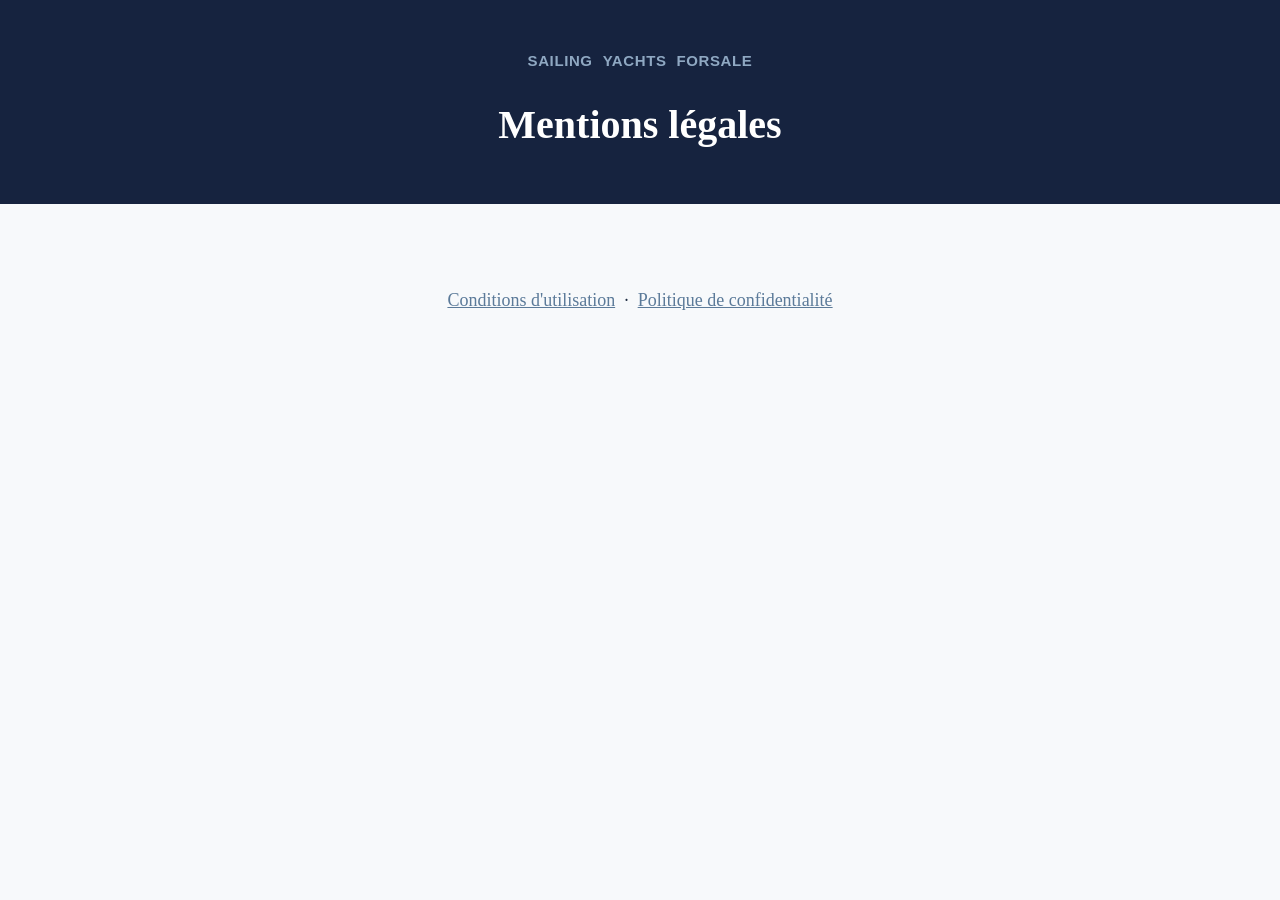
<file: index.html>
<!DOCTYPE html>
<html lang="fr">
<head>
<meta charset="UTF-8">
<meta name="viewport" content="width=device-width, initial-scale=1.0">
<title>SailingYachtsForSale — Mentions légales</title>
<link rel="stylesheet" href="style.css">
</head>
<body>

<header class="legal-header">
  <div class="brand">Sailing<span class="Yachts">Yachts</span>ForSale</div>
  <h1>Mentions légales</h1>
</header>

<main style="text-align:center; padding-top: 64px;">
  <p style="font-size:18px">
    <a href="terms.html">Conditions d'utilisation</a>
    &nbsp;·&nbsp;
    <a href="privacy.html">Politique de confidentialité</a>
  </p>
</main>

</body>
</html>
</file>
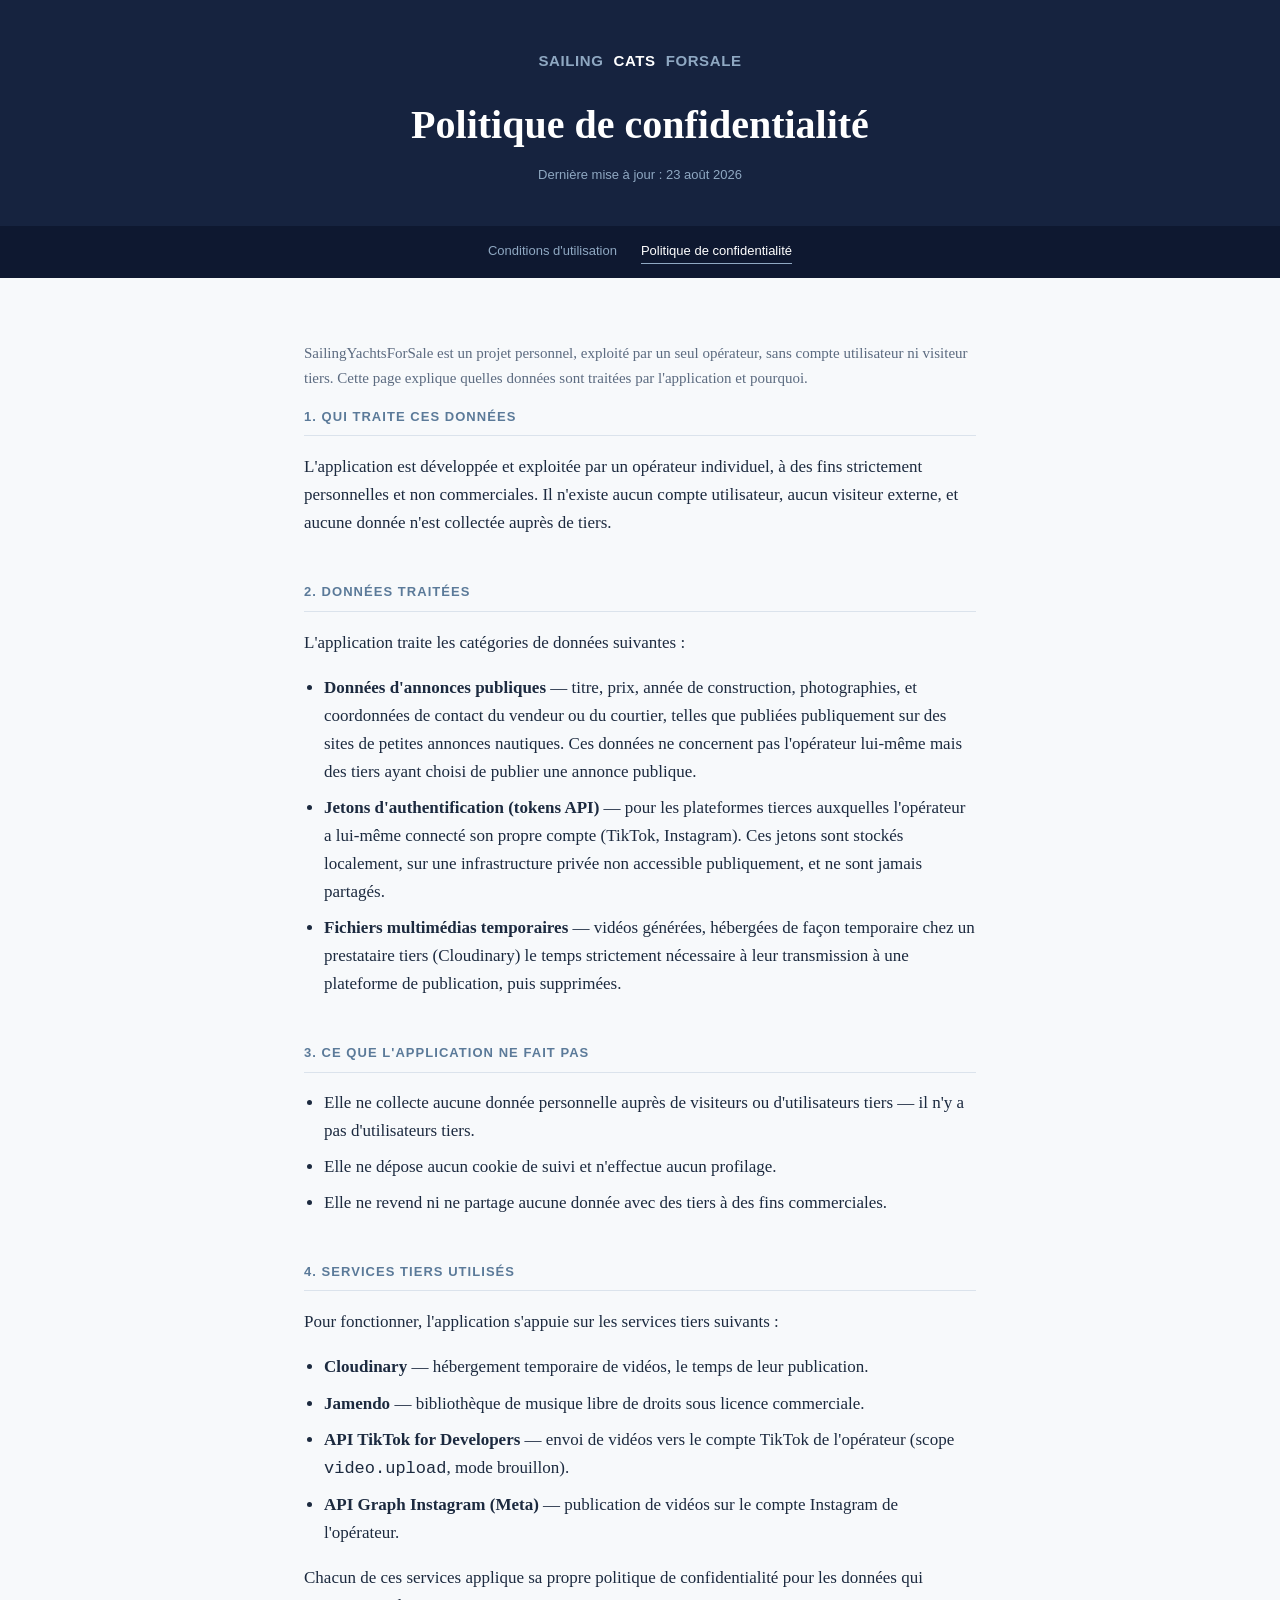
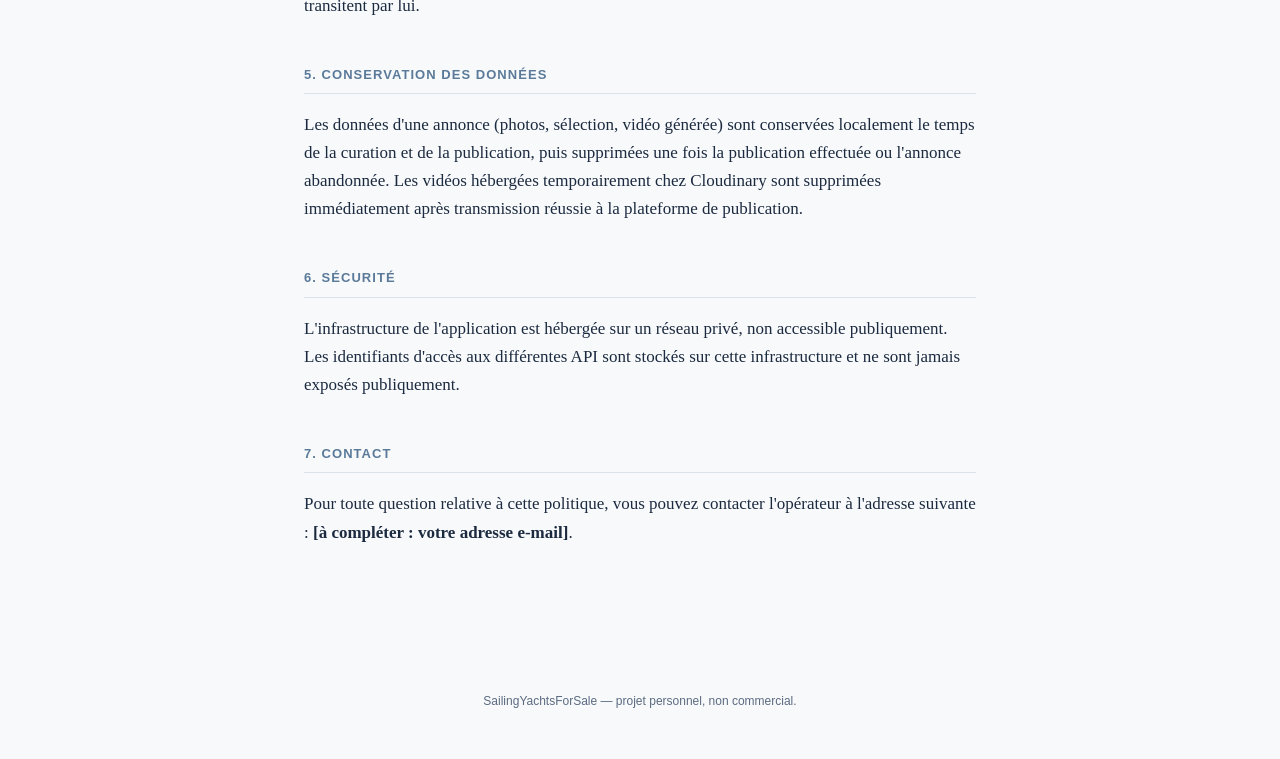
<file: privacy.html>
<!DOCTYPE html>
<html lang="fr">
<head>
<meta charset="UTF-8">
<meta name="viewport" content="width=device-width, initial-scale=1.0">
<title>Politique de confidentialité — SailingYachtsForSale</title>
<link rel="stylesheet" href="style.css">
</head>
<body>

<header class="legal-header">
  <div class="brand">Sailing<span class="cats">Cats</span>ForSale</div>
  <h1>Politique de confidentialité</h1>
  <div class="updated">Dernière mise à jour : 23 août 2026</div>
</header>

<nav class="legal-nav">
  <a href="terms.html">Conditions d'utilisation</a>
  <a href="privacy.html" aria-current="page">Politique de confidentialité</a>
</nav>

<main>

<p class="muted">
  SailingYachtsForSale est un projet personnel, exploité par un seul opérateur,
  sans compte utilisateur ni visiteur tiers. Cette page explique quelles
  données sont traitées par l'application et pourquoi.
</p>

<h2>1. Qui traite ces données</h2>
<p>
  L'application est développée et exploitée par un opérateur individuel, à des
  fins strictement personnelles et non commerciales. Il n'existe aucun compte
  utilisateur, aucun visiteur externe, et aucune donnée n'est collectée
  auprès de tiers.
</p>

<h2>2. Données traitées</h2>
<p>L'application traite les catégories de données suivantes :</p>
<ul>
  <li>
    <strong>Données d'annonces publiques</strong> — titre, prix, année de
    construction, photographies, et coordonnées de contact du vendeur ou du
    courtier, telles que publiées publiquement sur des sites de petites
    annonces nautiques. Ces données ne concernent pas l'opérateur lui-même
    mais des tiers ayant choisi de publier une annonce publique.
  </li>
  <li>
    <strong>Jetons d'authentification (tokens API)</strong> — pour les
    plateformes tierces auxquelles l'opérateur a lui-même connecté son propre
    compte (TikTok, Instagram). Ces jetons sont stockés localement, sur une
    infrastructure privée non accessible publiquement, et ne sont jamais
    partagés.
  </li>
  <li>
    <strong>Fichiers multimédias temporaires</strong> — vidéos générées,
    hébergées de façon temporaire chez un prestataire tiers (Cloudinary) le
    temps strictement nécessaire à leur transmission à une plateforme de
    publication, puis supprimées.
  </li>
</ul>

<h2>3. Ce que l'application NE fait PAS</h2>
<ul>
  <li>Elle ne collecte aucune donnée personnelle auprès de visiteurs ou d'utilisateurs tiers — il n'y a pas d'utilisateurs tiers.</li>
  <li>Elle ne dépose aucun cookie de suivi et n'effectue aucun profilage.</li>
  <li>Elle ne revend ni ne partage aucune donnée avec des tiers à des fins commerciales.</li>
</ul>

<h2>4. Services tiers utilisés</h2>
<p>Pour fonctionner, l'application s'appuie sur les services tiers suivants :</p>
<ul>
  <li><strong>Cloudinary</strong> — hébergement temporaire de vidéos, le temps de leur publication.</li>
  <li><strong>Jamendo</strong> — bibliothèque de musique libre de droits sous licence commerciale.</li>
  <li><strong>API TikTok for Developers</strong> — envoi de vidéos vers le compte TikTok de l'opérateur (scope <code>video.upload</code>, mode brouillon).</li>
  <li><strong>API Graph Instagram (Meta)</strong> — publication de vidéos sur le compte Instagram de l'opérateur.</li>
</ul>
<p>
  Chacun de ces services applique sa propre politique de confidentialité pour
  les données qui transitent par lui.
</p>

<h2>5. Conservation des données</h2>
<p>
  Les données d'une annonce (photos, sélection, vidéo générée) sont conservées
  localement le temps de la curation et de la publication, puis supprimées
  une fois la publication effectuée ou l'annonce abandonnée. Les vidéos
  hébergées temporairement chez Cloudinary sont supprimées immédiatement après
  transmission réussie à la plateforme de publication.
</p>

<h2>6. Sécurité</h2>
<p>
  L'infrastructure de l'application est hébergée sur un réseau privé, non
  accessible publiquement. Les identifiants d'accès aux différentes API sont
  stockés sur cette infrastructure et ne sont jamais exposés publiquement.
</p>

<h2>7. Contact</h2>
<p>
  Pour toute question relative à cette politique, vous pouvez contacter
  l'opérateur à l'adresse suivante :
  <strong>[à compléter : votre adresse e-mail]</strong>.
</p>

</main>

<footer class="legal-footer">
  SailingYachtsForSale — projet personnel, non commercial.
</footer>

</body>
</html>
</file>
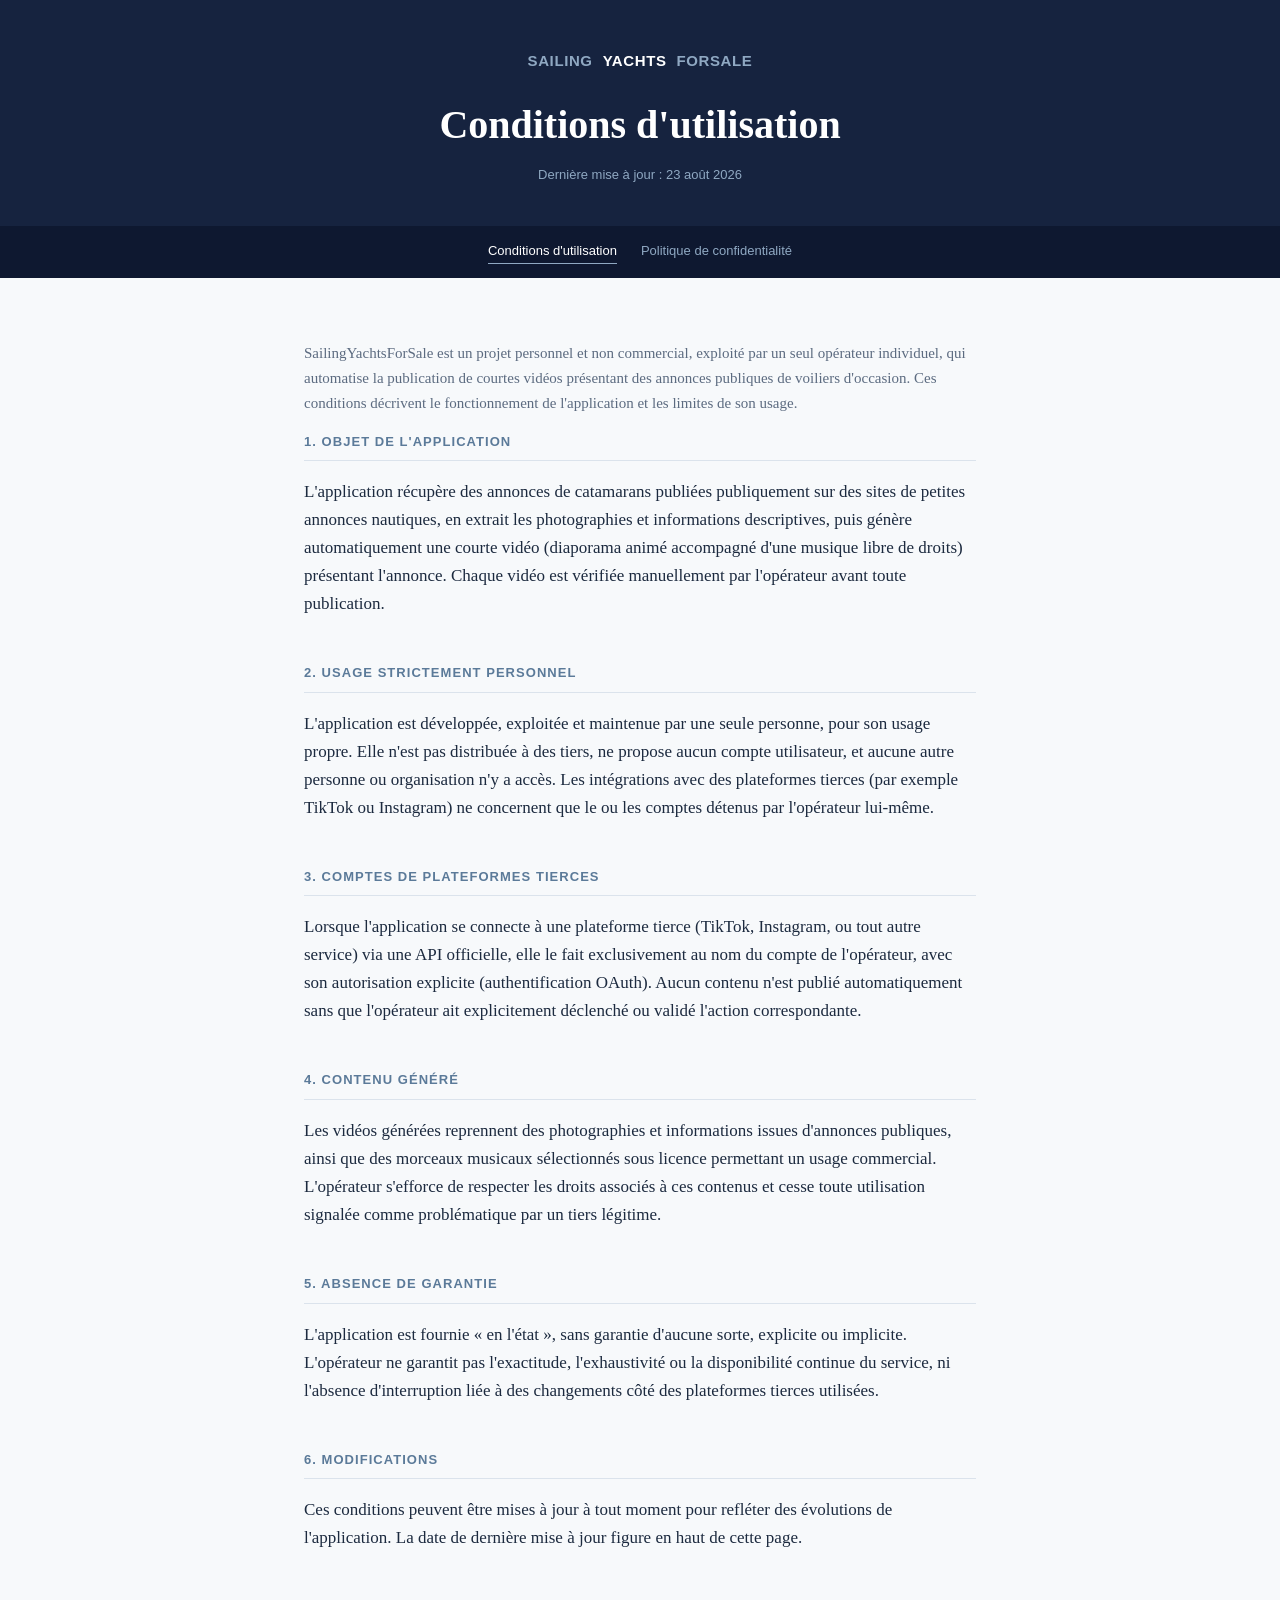
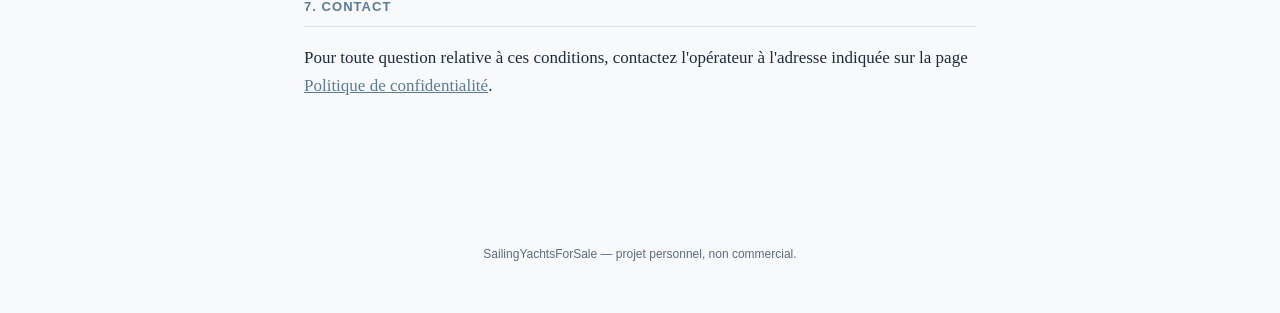
<file: terms.html>
<!DOCTYPE html>
<html lang="fr">
<head>
<meta charset="UTF-8">
<meta name="viewport" content="width=device-width, initial-scale=1.0">
<title>Conditions d'utilisation — SailingYachtsForSale</title>
<link rel="stylesheet" href="style.css">
</head>
<body>

<header class="legal-header">
  <div class="brand">Sailing<span class="cats">Yachts</span>ForSale</div>
  <h1>Conditions d'utilisation</h1>
  <div class="updated">Dernière mise à jour : 23 août 2026</div>
</header>

<nav class="legal-nav">
  <a href="terms.html" aria-current="page">Conditions d'utilisation</a>
  <a href="privacy.html">Politique de confidentialité</a>
</nav>

<main>

<p class="muted">
  SailingYachtsForSale est un projet personnel et non commercial, exploité par un
  seul opérateur individuel, qui automatise la publication de courtes vidéos
  présentant des annonces publiques de voiliers d'occasion. Ces
  conditions décrivent le fonctionnement de l'application et les limites de
  son usage.
</p>

<h2>1. Objet de l'application</h2>
<p>
  L'application récupère des annonces de catamarans publiées publiquement sur
  des sites de petites annonces nautiques, en extrait les photographies et
  informations descriptives, puis génère automatiquement une courte vidéo
  (diaporama animé accompagné d'une musique libre de droits) présentant
  l'annonce. Chaque vidéo est vérifiée manuellement par l'opérateur avant
  toute publication.
</p>

<h2>2. Usage strictement personnel</h2>
<p>
  L'application est développée, exploitée et maintenue par une seule personne,
  pour son usage propre. Elle n'est pas distribuée à des tiers, ne propose
  aucun compte utilisateur, et aucune autre personne ou organisation n'y a
  accès. Les intégrations avec des plateformes tierces (par exemple TikTok ou
  Instagram) ne concernent que le ou les comptes détenus par l'opérateur
  lui-même.
</p>

<h2>3. Comptes de plateformes tierces</h2>
<p>
  Lorsque l'application se connecte à une plateforme tierce (TikTok,
  Instagram, ou tout autre service) via une API officielle, elle le fait
  exclusivement au nom du compte de l'opérateur, avec son autorisation
  explicite (authentification OAuth). Aucun contenu n'est publié
  automatiquement sans que l'opérateur ait explicitement déclenché ou validé
  l'action correspondante.
</p>

<h2>4. Contenu généré</h2>
<p>
  Les vidéos générées reprennent des photographies et informations issues
  d'annonces publiques, ainsi que des morceaux musicaux sélectionnés sous
  licence permettant un usage commercial. L'opérateur s'efforce de respecter
  les droits associés à ces contenus et cesse toute utilisation signalée comme
  problématique par un tiers légitime.
</p>

<h2>5. Absence de garantie</h2>
<p>
  L'application est fournie « en l'état », sans garantie d'aucune sorte,
  explicite ou implicite. L'opérateur ne garantit pas l'exactitude,
  l'exhaustivité ou la disponibilité continue du service, ni l'absence
  d'interruption liée à des changements côté des plateformes tierces
  utilisées.
</p>

<h2>6. Modifications</h2>
<p>
  Ces conditions peuvent être mises à jour à tout moment pour refléter des
  évolutions de l'application. La date de dernière mise à jour figure en haut
  de cette page.
</p>

<h2>7. Contact</h2>
<p>
  Pour toute question relative à ces conditions, contactez l'opérateur à
  l'adresse indiquée sur la page
  <a href="privacy.html">Politique de confidentialité</a>.
</p>

</main>

<footer class="legal-footer">
  SailingYachtsForSale — projet personnel, non commercial.
</footer>

</body>
</html>
</file>
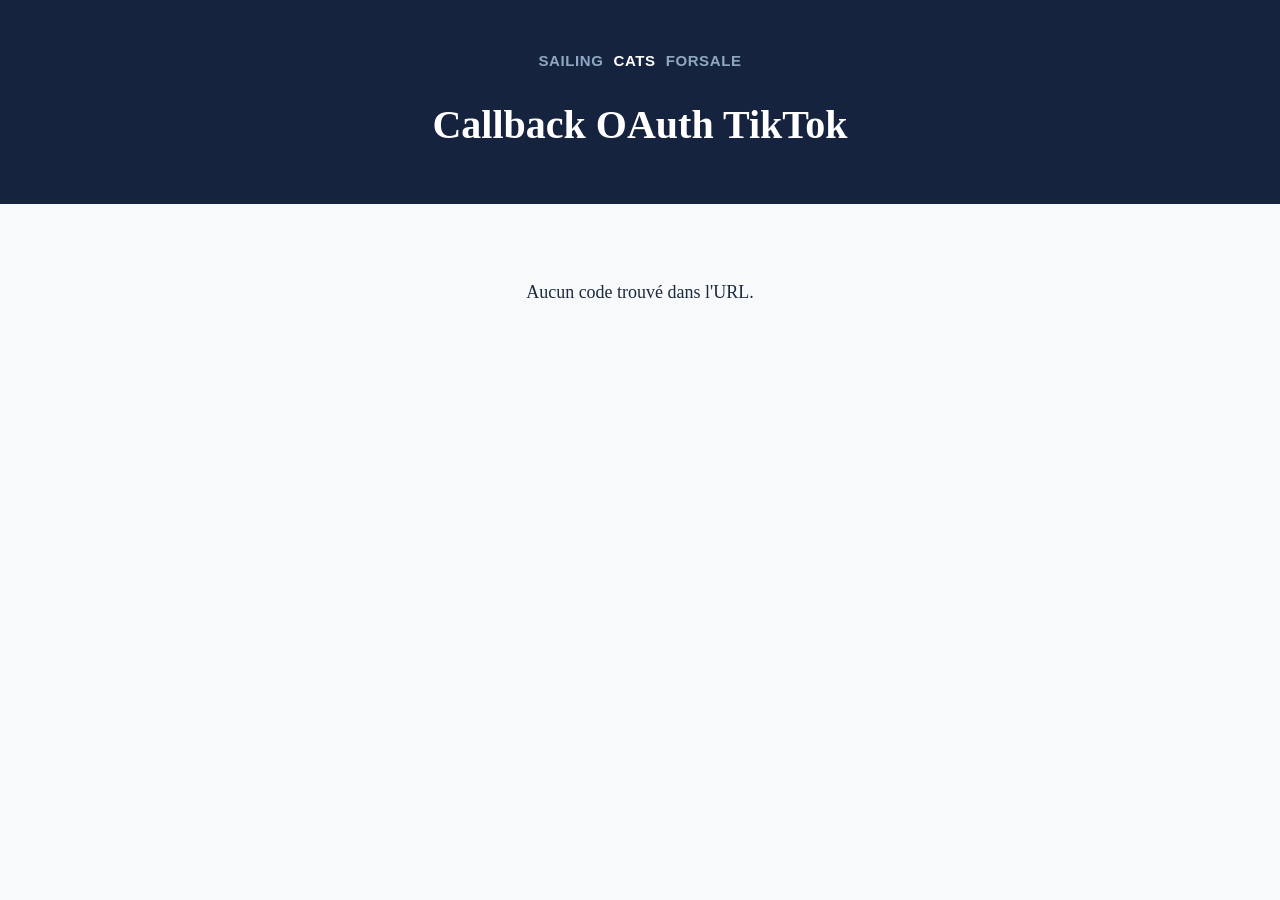
<file: tiktok-callback.html>
<!DOCTYPE html>
<html lang="fr">
<head>
<meta charset="UTF-8">
<meta name="viewport" content="width=device-width, initial-scale=1.0">
<title>Callback OAuth TikTok — SailingYachtsForSale</title>
<link rel="stylesheet" href="style.css">
</head>
<body>

<header class="legal-header">
  <div class="brand">Sailing<span class="cats">Cats</span>ForSale</div>
  <h1>Callback OAuth TikTok</h1>
</header>

<main style="text-align:center; padding-top: 56px;">
  <p id="status" style="font-size:18px">Lecture des paramètres...</p>
  <p id="codeBox" style="display:none; margin-top:24px;">
    <span style="font-size:13px; color:var(--text-muted); display:block; margin-bottom:8px;">
      Code d'autorisation (copie-le rapidement, il expire vite) :
    </span>
    <code id="codeValue" style="font-size:15px; background:#eef2f7; padding:10px 16px; border-radius:6px; word-break:break-all; display:inline-block;"></code>
  </p>
  <p id="stateBox" style="display:none; margin-top:16px; font-size:13px; color:var(--text-muted);">
    state reçu : <code id="stateValue"></code>
  </p>
  <p id="errorBox" style="display:none; margin-top:24px; color:#b33; font-size:15px;"></p>
</main>

<script>
  const params = new URLSearchParams(window.location.search);
  const code = params.get('code');
  const state = params.get('state');
  const error = params.get('error');
  const errorDescription = params.get('error_description');

  const statusEl = document.getElementById('status');

  if (error) {
    statusEl.textContent = "Autorisation refusée ou erreur.";
    const errBox = document.getElementById('errorBox');
    errBox.style.display = 'block';
    errBox.textContent = error + (errorDescription ? (' — ' + errorDescription) : '');
  } else if (code) {
    statusEl.textContent = "Autorisation réussie.";
    document.getElementById('codeBox').style.display = 'block';
    document.getElementById('codeValue').textContent = code;
    if (state) {
      document.getElementById('stateBox').style.display = 'block';
      document.getElementById('stateValue').textContent = state;
    }
  } else {
    statusEl.textContent = "Aucun code trouvé dans l'URL.";
  }
</script>

</body>
</html>
</file>
<file: style.css>
:root {
  --navy: #16233f;
  --navy-deep: #0e1830;
  --steel: #5b7a99;
  --steel-light: #8fa8c2;
  --paper: #f7f9fb;
  --line: #dbe3ec;
  --text: #1c2a3f;
  --text-muted: #5c6b80;
}

* { box-sizing: border-box; }

body {
  margin: 0;
  background: var(--paper);
  color: var(--text);
  font-family: "Georgia", "Iowan Old Style", serif;
  line-height: 1.65;
}

header.legal-header {
  background: var(--navy);
  color: #fff;
  padding: 48px 24px 40px;
  text-align: center;
}

header.legal-header .brand {
  display: inline-flex;
  align-items: center;
  gap: 10px;
  font-family: "Helvetica Neue", Arial, sans-serif;
  font-weight: 700;
  letter-spacing: 0.04em;
  font-size: 15px;
  text-transform: uppercase;
  color: var(--steel-light);
}

header.legal-header .brand .cats { color: #fff; }

header.legal-header h1 {
  margin: 18px 0 6px;
  font-size: clamp(28px, 4vw, 40px);
  font-weight: 600;
}

header.legal-header .updated {
  font-family: "Helvetica Neue", Arial, sans-serif;
  font-size: 13px;
  color: var(--steel-light);
}

nav.legal-nav {
  display: flex;
  justify-content: center;
  gap: 24px;
  padding: 14px 24px;
  background: var(--navy-deep);
  font-family: "Helvetica Neue", Arial, sans-serif;
  font-size: 13px;
}

nav.legal-nav a {
  color: var(--steel-light);
  text-decoration: none;
  border-bottom: 1px solid transparent;
  padding-bottom: 2px;
}

nav.legal-nav a[aria-current="page"],
nav.legal-nav a:hover {
  color: #fff;
  border-bottom-color: var(--steel-light);
}

main {
  max-width: 720px;
  margin: 0 auto;
  padding: 48px 24px 96px;
}

main h2 {
  font-family: "Helvetica Neue", Arial, sans-serif;
  font-size: 13px;
  text-transform: uppercase;
  letter-spacing: 0.08em;
  color: var(--steel);
  margin: 44px 0 12px;
  padding-bottom: 8px;
  border-bottom: 1px solid var(--line);
}

main h2:first-of-type { margin-top: 0; }

main p, main li {
  font-size: 17px;
  color: var(--text);
}

main p.muted {
  color: var(--text-muted);
  font-size: 15px;
}

main ul { padding-left: 20px; }
main li { margin-bottom: 8px; }

a { color: var(--steel); }

footer.legal-footer {
  text-align: center;
  padding: 32px 24px 48px;
  font-family: "Helvetica Neue", Arial, sans-serif;
  font-size: 12px;
  color: var(--text-muted);
}
</file>
